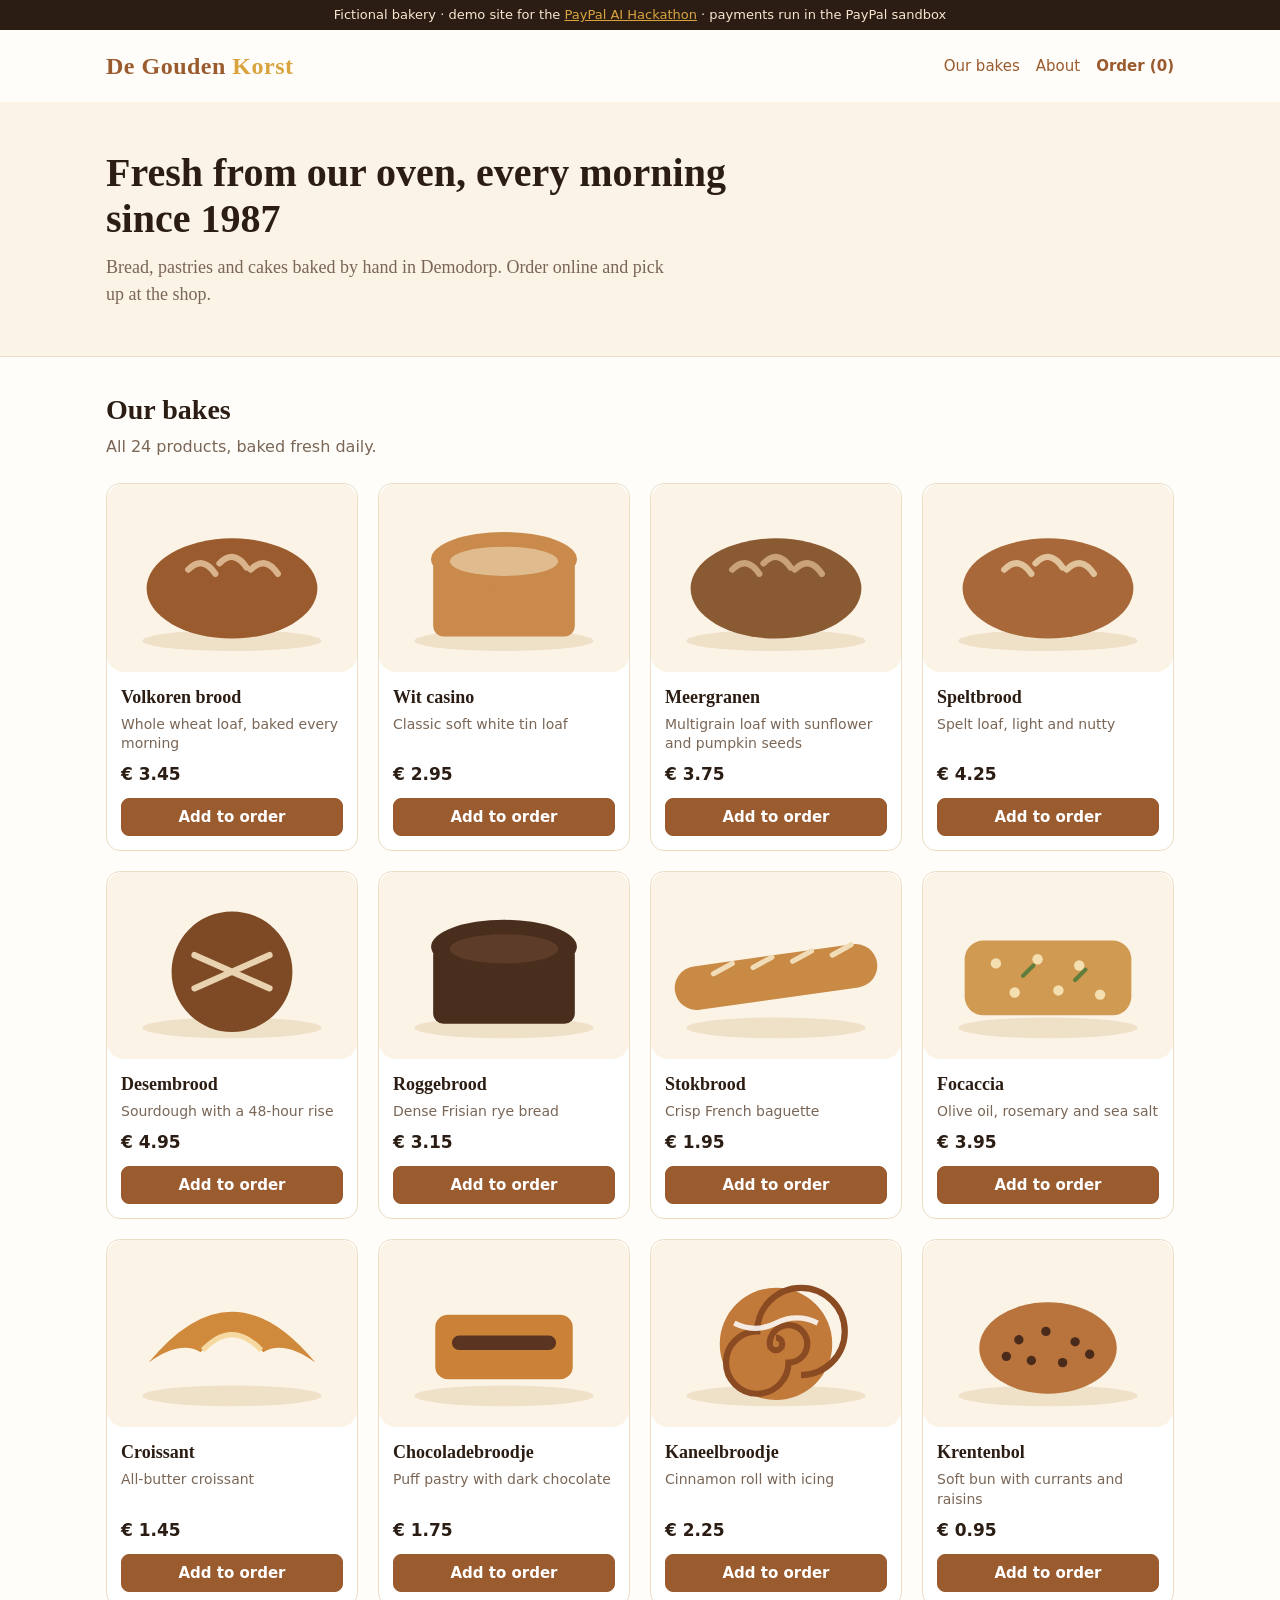
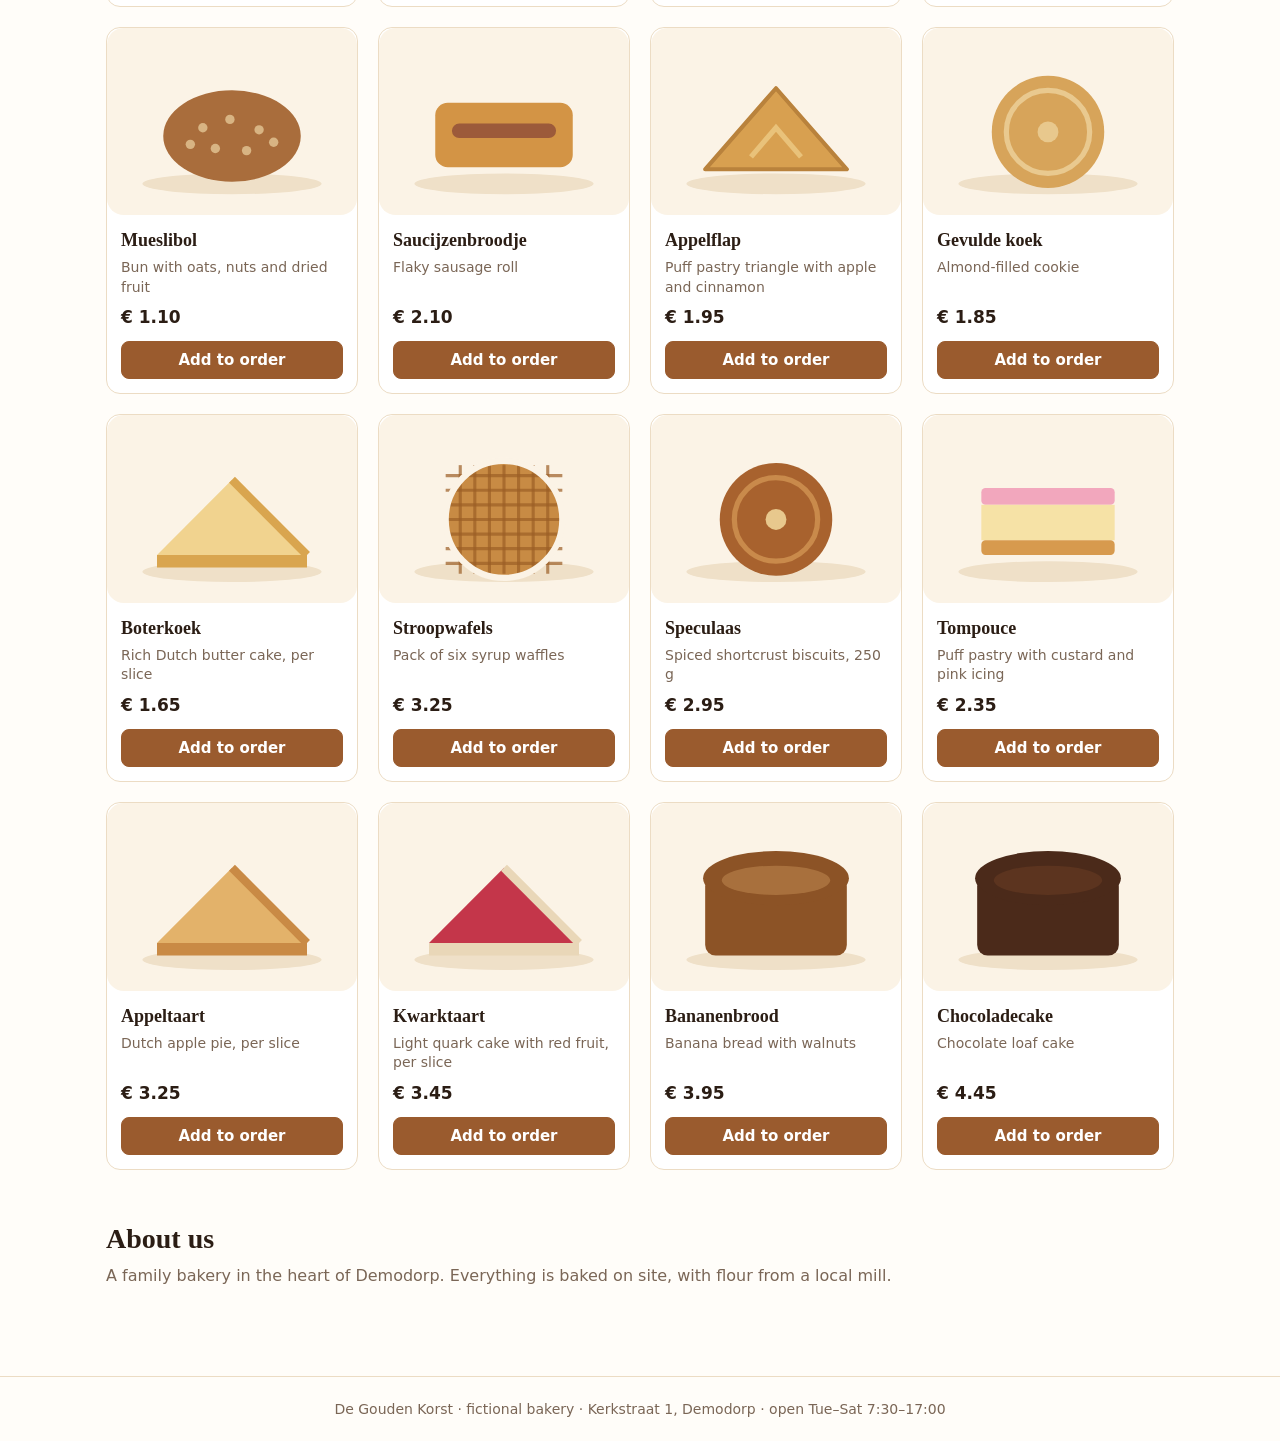
<file: index.html>
<!doctype html>
<html lang="en">
<head>
<meta charset="utf-8">
<meta name="viewport" content="width=device-width, initial-scale=1">
<title>De Gouden Korst – artisan bakery</title>
<link rel="stylesheet" href="css/style.css">
</head>
<body>
<div class="demo-notice">Fictional bakery &middot; demo site for the <a href="https://paypalaihackathon.devpost.com/">PayPal AI Hackathon</a> &middot; payments run in the PayPal sandbox</div>
<header class="site">
  <a class="logo" href="index.html">De Gouden <span>Korst</span></a>
  <nav><a href="#assortiment">Our bakes</a><a href="#about">About</a><a class="cart-link" href="checkout.html">Order (<span id="cart-count">0</span>)</a></nav>
</header>
<section class="hero"><div class="hero-inner">
  <h1>Fresh from our oven, every morning since 1987</h1>
  <p>Bread, pastries and cakes baked by hand in Demodorp. Order online and pick up at the shop.</p>
</div></section>
<main>
  <section id="assortiment">
    <h2>Our bakes</h2>
    <p class="lead">All 24 products, baked fresh daily.</p>
    <div class="grid">
    <article class="product" data-slug="volkoren" data-name="Volkoren brood" data-price="3.45">
      <img src="img/volkoren.svg" alt="Volkoren brood: Whole wheat loaf, baked every morning" width="240" height="180" loading="lazy">
      <div class="body">
        <h3>Volkoren brood</h3>
        <p>Whole wheat loaf, baked every morning</p>
        <div class="price">&euro; 3.45</div>
        <button type="button" data-add="volkoren">Add to order</button>
      </div>
    </article>
    <article class="product" data-slug="wit-casino" data-name="Wit casino" data-price="2.95">
      <img src="img/wit-casino.svg" alt="Wit casino: Classic soft white tin loaf" width="240" height="180" loading="lazy">
      <div class="body">
        <h3>Wit casino</h3>
        <p>Classic soft white tin loaf</p>
        <div class="price">&euro; 2.95</div>
        <button type="button" data-add="wit-casino">Add to order</button>
      </div>
    </article>
    <article class="product" data-slug="meergranen" data-name="Meergranen" data-price="3.75">
      <img src="img/meergranen.svg" alt="Meergranen: Multigrain loaf with sunflower and pumpkin seeds" width="240" height="180" loading="lazy">
      <div class="body">
        <h3>Meergranen</h3>
        <p>Multigrain loaf with sunflower and pumpkin seeds</p>
        <div class="price">&euro; 3.75</div>
        <button type="button" data-add="meergranen">Add to order</button>
      </div>
    </article>
    <article class="product" data-slug="spelt" data-name="Speltbrood" data-price="4.25">
      <img src="img/spelt.svg" alt="Speltbrood: Spelt loaf, light and nutty" width="240" height="180" loading="lazy">
      <div class="body">
        <h3>Speltbrood</h3>
        <p>Spelt loaf, light and nutty</p>
        <div class="price">&euro; 4.25</div>
        <button type="button" data-add="spelt">Add to order</button>
      </div>
    </article>
    <article class="product" data-slug="desem" data-name="Desembrood" data-price="4.95">
      <img src="img/desem.svg" alt="Desembrood: Sourdough with a 48-hour rise" width="240" height="180" loading="lazy">
      <div class="body">
        <h3>Desembrood</h3>
        <p>Sourdough with a 48-hour rise</p>
        <div class="price">&euro; 4.95</div>
        <button type="button" data-add="desem">Add to order</button>
      </div>
    </article>
    <article class="product" data-slug="rogge" data-name="Roggebrood" data-price="3.15">
      <img src="img/rogge.svg" alt="Roggebrood: Dense Frisian rye bread" width="240" height="180" loading="lazy">
      <div class="body">
        <h3>Roggebrood</h3>
        <p>Dense Frisian rye bread</p>
        <div class="price">&euro; 3.15</div>
        <button type="button" data-add="rogge">Add to order</button>
      </div>
    </article>
    <article class="product" data-slug="stokbrood" data-name="Stokbrood" data-price="1.95">
      <img src="img/stokbrood.svg" alt="Stokbrood: Crisp French baguette" width="240" height="180" loading="lazy">
      <div class="body">
        <h3>Stokbrood</h3>
        <p>Crisp French baguette</p>
        <div class="price">&euro; 1.95</div>
        <button type="button" data-add="stokbrood">Add to order</button>
      </div>
    </article>
    <article class="product" data-slug="focaccia" data-name="Focaccia" data-price="3.95">
      <img src="img/focaccia.svg" alt="Focaccia: Olive oil, rosemary and sea salt" width="240" height="180" loading="lazy">
      <div class="body">
        <h3>Focaccia</h3>
        <p>Olive oil, rosemary and sea salt</p>
        <div class="price">&euro; 3.95</div>
        <button type="button" data-add="focaccia">Add to order</button>
      </div>
    </article>
    <article class="product" data-slug="croissant" data-name="Croissant" data-price="1.45">
      <img src="img/croissant.svg" alt="Croissant: All-butter croissant" width="240" height="180" loading="lazy">
      <div class="body">
        <h3>Croissant</h3>
        <p>All-butter croissant</p>
        <div class="price">&euro; 1.45</div>
        <button type="button" data-add="croissant">Add to order</button>
      </div>
    </article>
    <article class="product" data-slug="chocoladebroodje" data-name="Chocoladebroodje" data-price="1.75">
      <img src="img/chocoladebroodje.svg" alt="Chocoladebroodje: Puff pastry with dark chocolate" width="240" height="180" loading="lazy">
      <div class="body">
        <h3>Chocoladebroodje</h3>
        <p>Puff pastry with dark chocolate</p>
        <div class="price">&euro; 1.75</div>
        <button type="button" data-add="chocoladebroodje">Add to order</button>
      </div>
    </article>
    <article class="product" data-slug="kaneelbroodje" data-name="Kaneelbroodje" data-price="2.25">
      <img src="img/kaneelbroodje.svg" alt="Kaneelbroodje: Cinnamon roll with icing" width="240" height="180" loading="lazy">
      <div class="body">
        <h3>Kaneelbroodje</h3>
        <p>Cinnamon roll with icing</p>
        <div class="price">&euro; 2.25</div>
        <button type="button" data-add="kaneelbroodje">Add to order</button>
      </div>
    </article>
    <article class="product" data-slug="krentenbol" data-name="Krentenbol" data-price="0.95">
      <img src="img/krentenbol.svg" alt="Krentenbol: Soft bun with currants and raisins" width="240" height="180" loading="lazy">
      <div class="body">
        <h3>Krentenbol</h3>
        <p>Soft bun with currants and raisins</p>
        <div class="price">&euro; 0.95</div>
        <button type="button" data-add="krentenbol">Add to order</button>
      </div>
    </article>
    <article class="product" data-slug="muesli-bol" data-name="Mueslibol" data-price="1.10">
      <img src="img/muesli-bol.svg" alt="Mueslibol: Bun with oats, nuts and dried fruit" width="240" height="180" loading="lazy">
      <div class="body">
        <h3>Mueslibol</h3>
        <p>Bun with oats, nuts and dried fruit</p>
        <div class="price">&euro; 1.10</div>
        <button type="button" data-add="muesli-bol">Add to order</button>
      </div>
    </article>
    <article class="product" data-slug="saucijzenbroodje" data-name="Saucijzenbroodje" data-price="2.10">
      <img src="img/saucijzenbroodje.svg" alt="Saucijzenbroodje: Flaky sausage roll" width="240" height="180" loading="lazy">
      <div class="body">
        <h3>Saucijzenbroodje</h3>
        <p>Flaky sausage roll</p>
        <div class="price">&euro; 2.10</div>
        <button type="button" data-add="saucijzenbroodje">Add to order</button>
      </div>
    </article>
    <article class="product" data-slug="appelflap" data-name="Appelflap" data-price="1.95">
      <img src="img/appelflap.svg" alt="Appelflap: Puff pastry triangle with apple and cinnamon" width="240" height="180" loading="lazy">
      <div class="body">
        <h3>Appelflap</h3>
        <p>Puff pastry triangle with apple and cinnamon</p>
        <div class="price">&euro; 1.95</div>
        <button type="button" data-add="appelflap">Add to order</button>
      </div>
    </article>
    <article class="product" data-slug="gevulde-koek" data-name="Gevulde koek" data-price="1.85">
      <img src="img/gevulde-koek.svg" alt="Gevulde koek: Almond-filled cookie" width="240" height="180" loading="lazy">
      <div class="body">
        <h3>Gevulde koek</h3>
        <p>Almond-filled cookie</p>
        <div class="price">&euro; 1.85</div>
        <button type="button" data-add="gevulde-koek">Add to order</button>
      </div>
    </article>
    <article class="product" data-slug="boterkoek" data-name="Boterkoek" data-price="1.65">
      <img src="img/boterkoek.svg" alt="Boterkoek: Rich Dutch butter cake, per slice" width="240" height="180" loading="lazy">
      <div class="body">
        <h3>Boterkoek</h3>
        <p>Rich Dutch butter cake, per slice</p>
        <div class="price">&euro; 1.65</div>
        <button type="button" data-add="boterkoek">Add to order</button>
      </div>
    </article>
    <article class="product" data-slug="stroopwafel" data-name="Stroopwafels" data-price="3.25">
      <img src="img/stroopwafel.svg" alt="Stroopwafels: Pack of six syrup waffles" width="240" height="180" loading="lazy">
      <div class="body">
        <h3>Stroopwafels</h3>
        <p>Pack of six syrup waffles</p>
        <div class="price">&euro; 3.25</div>
        <button type="button" data-add="stroopwafel">Add to order</button>
      </div>
    </article>
    <article class="product" data-slug="speculaas" data-name="Speculaas" data-price="2.95">
      <img src="img/speculaas.svg" alt="Speculaas: Spiced shortcrust biscuits, 250 g" width="240" height="180" loading="lazy">
      <div class="body">
        <h3>Speculaas</h3>
        <p>Spiced shortcrust biscuits, 250 g</p>
        <div class="price">&euro; 2.95</div>
        <button type="button" data-add="speculaas">Add to order</button>
      </div>
    </article>
    <article class="product" data-slug="tompouce" data-name="Tompouce" data-price="2.35">
      <img src="img/tompouce.svg" alt="Tompouce: Puff pastry with custard and pink icing" width="240" height="180" loading="lazy">
      <div class="body">
        <h3>Tompouce</h3>
        <p>Puff pastry with custard and pink icing</p>
        <div class="price">&euro; 2.35</div>
        <button type="button" data-add="tompouce">Add to order</button>
      </div>
    </article>
    <article class="product" data-slug="appeltaart" data-name="Appeltaart" data-price="3.25">
      <img src="img/appeltaart.svg" alt="Appeltaart: Dutch apple pie, per slice" width="240" height="180" loading="lazy">
      <div class="body">
        <h3>Appeltaart</h3>
        <p>Dutch apple pie, per slice</p>
        <div class="price">&euro; 3.25</div>
        <button type="button" data-add="appeltaart">Add to order</button>
      </div>
    </article>
    <article class="product" data-slug="kwarktaart" data-name="Kwarktaart" data-price="3.45">
      <img src="img/kwarktaart.svg" alt="Kwarktaart: Light quark cake with red fruit, per slice" width="240" height="180" loading="lazy">
      <div class="body">
        <h3>Kwarktaart</h3>
        <p>Light quark cake with red fruit, per slice</p>
        <div class="price">&euro; 3.45</div>
        <button type="button" data-add="kwarktaart">Add to order</button>
      </div>
    </article>
    <article class="product" data-slug="bananenbrood" data-name="Bananenbrood" data-price="3.95">
      <img src="img/bananenbrood.svg" alt="Bananenbrood: Banana bread with walnuts" width="240" height="180" loading="lazy">
      <div class="body">
        <h3>Bananenbrood</h3>
        <p>Banana bread with walnuts</p>
        <div class="price">&euro; 3.95</div>
        <button type="button" data-add="bananenbrood">Add to order</button>
      </div>
    </article>
    <article class="product" data-slug="chocolade-cake" data-name="Chocoladecake" data-price="4.45">
      <img src="img/chocolade-cake.svg" alt="Chocoladecake: Chocolate loaf cake" width="240" height="180" loading="lazy">
      <div class="body">
        <h3>Chocoladecake</h3>
        <p>Chocolate loaf cake</p>
        <div class="price">&euro; 4.45</div>
        <button type="button" data-add="chocolade-cake">Add to order</button>
      </div>
    </article>
    </div>
  </section>
  <section id="about" style="margin-top:48px">
    <h2>About us</h2>
    <p class="lead">A family bakery in the heart of Demodorp. Everything is baked on site, with flour from a local mill.</p>
  </section>
</main>
<script src="js/cart.js"></script>

<footer>De Gouden Korst &middot; fictional bakery &middot; Kerkstraat 1, Demodorp &middot; open Tue&ndash;Sat 7:30&ndash;17:00</footer>
</body>
</html>
</file>
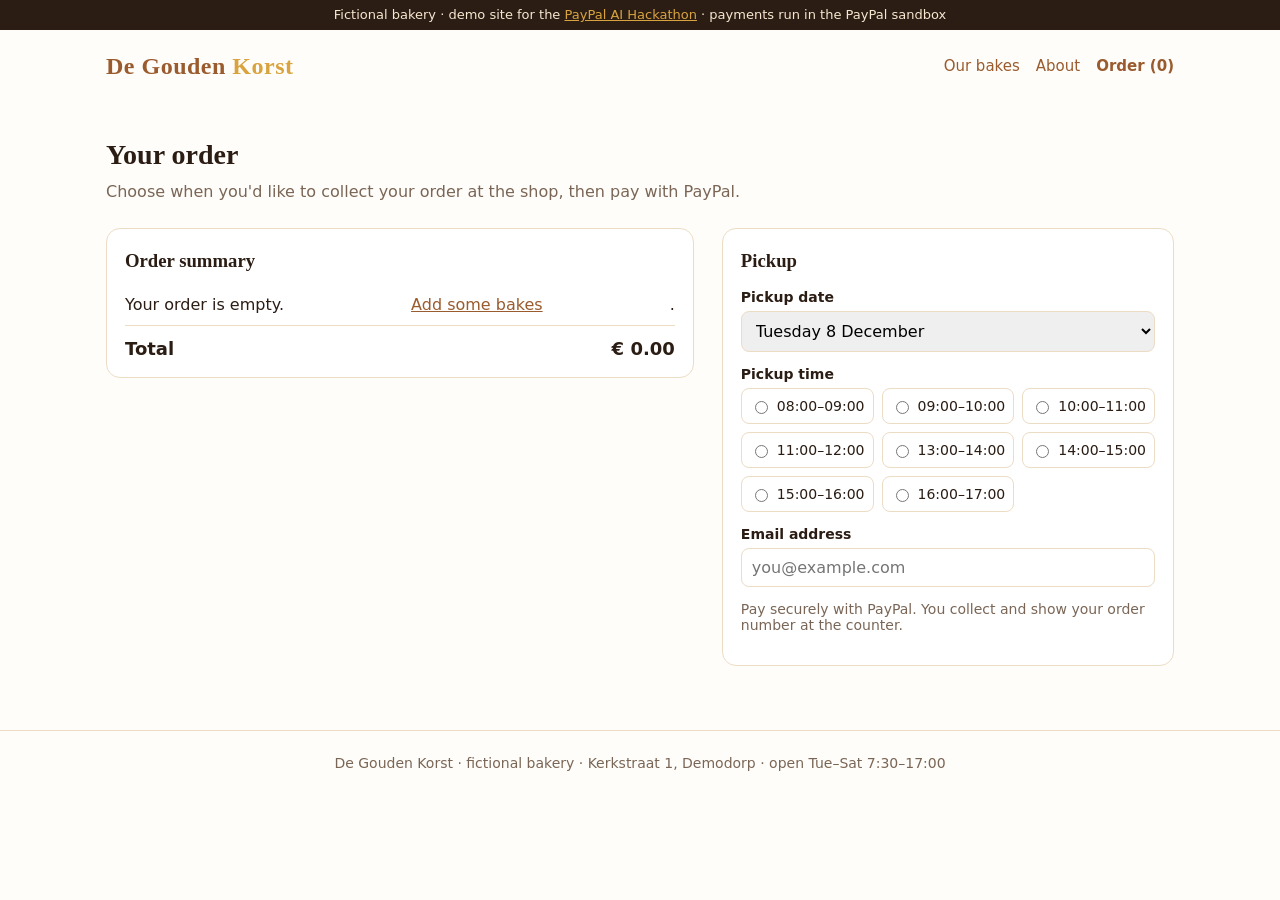
<file: checkout.html>
<!doctype html>
<html lang="en">
<head>
<meta charset="utf-8">
<meta name="viewport" content="width=device-width, initial-scale=1">
<title>Checkout – De Gouden Korst</title>
<link rel="stylesheet" href="css/style.css">
</head>
<body>
<div class="demo-notice">Fictional bakery &middot; demo site for the <a href="https://paypalaihackathon.devpost.com/">PayPal AI Hackathon</a> &middot; payments run in the PayPal sandbox</div>
<header class="site">
  <a class="logo" href="index.html">De Gouden <span>Korst</span></a>
  <nav><a href="#assortiment">Our bakes</a><a href="#about">About</a><a class="cart-link" href="checkout.html">Order (<span id="cart-count">0</span>)</a></nav>
</header>
<main>
  <h2>Your order</h2>
  <p class="lead">Choose when you'd like to collect your order at the shop, then pay with PayPal.</p>
  <div class="checkout">
    <section class="panel">
      <h3>Order summary</h3>
      <ul class="lines" id="lines"><li>Your order is empty. <a href="index.html#assortiment">Add some bakes</a>.</li></ul>
      <div class="total"><span>Total</span><span id="total">&euro; 0.00</span></div>
    </section>
    <section class="panel" id="pay-panel">
      <h3>Pickup</h3>
      <label for="pickup-date">Pickup date</label>
      <select id="pickup-date"></select>
      <label>Pickup time</label>
      <div class="slots" id="slots">
        <label><input type="radio" name="slot" value="08:00–09:00" required> 08:00–09:00</label>
        <label><input type="radio" name="slot" value="09:00–10:00" required> 09:00–10:00</label>
        <label><input type="radio" name="slot" value="10:00–11:00" required> 10:00–11:00</label>
        <label><input type="radio" name="slot" value="11:00–12:00" required> 11:00–12:00</label>
        <label><input type="radio" name="slot" value="13:00–14:00" required> 13:00–14:00</label>
        <label><input type="radio" name="slot" value="14:00–15:00" required> 14:00–15:00</label>
        <label><input type="radio" name="slot" value="15:00–16:00" required> 15:00–16:00</label>
        <label><input type="radio" name="slot" value="16:00–17:00" required> 16:00–17:00</label>
      </div>
      <label for="email">Email address</label>
      <input id="email" type="email" placeholder="you@example.com" autocomplete="email">
      <p class="note">Pay securely with PayPal. You collect and show your order number at the counter.</p>
      <div id="paypal-buttons"></div>
    </section>
  </div>
</main>
<script src="js/cart.js"></script>
<script src="https://www.paypal.com/sdk/js?client-id=BAA4q4fot5pS6JHV-30hykpjcs9SHkDGZlJkyLp5bNdk_4SlNexWKFtKIzzDAOdUTii4fz7z65Gc24y2CQ&currency=EUR&intent=capture"></script>
<script>
const PRODUCTS = {
  "volkoren": { name: "Volkoren brood", price: 3.45 },
  "wit-casino": { name: "Wit casino", price: 2.95 },
  "meergranen": { name: "Meergranen", price: 3.75 },
  "spelt": { name: "Speltbrood", price: 4.25 },
  "desem": { name: "Desembrood", price: 4.95 },
  "rogge": { name: "Roggebrood", price: 3.15 },
  "stokbrood": { name: "Stokbrood", price: 1.95 },
  "focaccia": { name: "Focaccia", price: 3.95 },
  "croissant": { name: "Croissant", price: 1.45 },
  "chocoladebroodje": { name: "Chocoladebroodje", price: 1.75 },
  "kaneelbroodje": { name: "Kaneelbroodje", price: 2.25 },
  "krentenbol": { name: "Krentenbol", price: 0.95 },
  "muesli-bol": { name: "Mueslibol", price: 1.10 },
  "saucijzenbroodje": { name: "Saucijzenbroodje", price: 2.10 },
  "appelflap": { name: "Appelflap", price: 1.95 },
  "gevulde-koek": { name: "Gevulde koek", price: 1.85 },
  "boterkoek": { name: "Boterkoek", price: 1.65 },
  "stroopwafel": { name: "Stroopwafels", price: 3.25 },
  "speculaas": { name: "Speculaas", price: 2.95 },
  "tompouce": { name: "Tompouce", price: 2.35 },
  "appeltaart": { name: "Appeltaart", price: 3.25 },
  "kwarktaart": { name: "Kwarktaart", price: 3.45 },
  "bananenbrood": { name: "Bananenbrood", price: 3.95 },
  "chocolade-cake": { name: "Chocoladecake", price: 4.45 }
};
const cart = readCart();
const entries = Object.entries(cart).filter(([slug]) => PRODUCTS[slug]);
const total = entries.reduce((n, [slug, q]) => n + PRODUCTS[slug].price * q, 0);
if (entries.length) {
  document.getElementById("lines").innerHTML = entries
    .map(([slug, q]) => `<li><span>${q} × ${PRODUCTS[slug].name}</span><span>€ ${(PRODUCTS[slug].price * q).toFixed(2)}</span></li>`)
    .join("");
}
document.getElementById("total").textContent = "€ " + total.toFixed(2);

// Pickup on the next six opening days (Tuesday to Saturday).
const dateSelect = document.getElementById("pickup-date");
for (let d = new Date(), added = 0; added < 6; ) {
  d.setDate(d.getDate() + 1);
  if (d.getDay() === 0 || d.getDay() === 1) continue;
  const opt = document.createElement("option");
  opt.value = d.toISOString().slice(0, 10);
  opt.textContent = d.toLocaleDateString("en-GB", { weekday: "long", day: "numeric", month: "long" });
  dateSelect.appendChild(opt);
  added++;
}

function pickupSlot() {
  const slot = document.querySelector('input[name="slot"]:checked');
  return slot ? `${dateSelect.value} ${slot.value}` : null;
}

paypal.Buttons({
  onClick(data, actions) {
    if (!entries.length) { alert("Your order is empty."); return actions.reject(); }
    if (!pickupSlot()) { alert("Please choose a pickup time."); return actions.reject(); }
    return actions.resolve();
  },
  createOrder(data, actions) {
    return actions.order.create({
      purchase_units: [{
        description: "De Gouden Korst – pickup " + pickupSlot(),
        custom_id: pickupSlot(),
        amount: { currency_code: "EUR", value: total.toFixed(2) },
      }],
      application_context: { shipping_preference: "NO_SHIPPING" },
    });
  },
  async onApprove(data, actions) {
    const order = await actions.order.capture();
    writeCart({});
    document.getElementById("pay-panel").innerHTML =
      `<div class="success"><h3>Thank you!</h3><p>Order <strong>${order.id}</strong> is paid.</p><p>Pick it up on <strong>${pickupSlot() || order.purchase_units[0].custom_id}</strong> at the shop.</p></div>`;
  },
}).render("#paypal-buttons");
</script>
<footer>De Gouden Korst &middot; fictional bakery &middot; Kerkstraat 1, Demodorp &middot; open Tue&ndash;Sat 7:30&ndash;17:00</footer>
</body>
</html>
</file>
<file: css/style.css>
:root {
  --cream: #fbf3e6; --crust: #9a5b2e; --ink: #2b1d14; --muted: #7a6656; --gold: #d9a43f; --line: #ecdcc4;
}
* { box-sizing: border-box; }
body { margin: 0; font: 16px/1.5 Georgia, "Times New Roman", serif; color: var(--ink); background: #fffdf9; }
a { color: var(--crust); }
.demo-notice { background: var(--ink); color: #f6e7cf; text-align: center; font: 13px/1.4 system-ui, sans-serif; padding: 6px 12px; }
.demo-notice a { color: var(--gold); }
header.site { display: flex; justify-content: space-between; align-items: center; gap: 16px; max-width: 1100px; margin: 0 auto; padding: 18px 16px; }
.logo { font-size: 24px; font-weight: bold; letter-spacing: .5px; color: var(--crust); text-decoration: none; }
.logo span { color: var(--gold); }
nav a { margin-left: 16px; text-decoration: none; font-family: system-ui, sans-serif; font-size: 15px; }
.hero { background: var(--cream); border-bottom: 1px solid var(--line); }
.hero-inner { max-width: 1100px; margin: 0 auto; padding: 48px 16px; }
.hero h1 { font-size: 40px; line-height: 1.15; margin: 0 0 12px; max-width: 640px; }
.hero p { font-size: 18px; color: var(--muted); max-width: 560px; margin: 0; }
main { max-width: 1100px; margin: 0 auto; padding: 32px 16px 64px; }
h2 { font-size: 28px; margin: 0 0 4px; }
.lead { color: var(--muted); margin: 0 0 24px; font-family: system-ui, sans-serif; }
.grid { display: grid; grid-template-columns: repeat(auto-fill, minmax(220px, 1fr)); gap: 20px; }
.product { border: 1px solid var(--line); border-radius: 14px; overflow: hidden; background: #fff; display: flex; flex-direction: column; }
.product img { width: 100%; height: auto; display: block; aspect-ratio: 4 / 3; }
.product .body { padding: 12px 14px 14px; display: flex; flex-direction: column; gap: 4px; flex: 1; }
.product h3 { margin: 0; font-size: 18px; }
.product p { margin: 0; color: var(--muted); font: 14px/1.4 system-ui, sans-serif; flex: 1; }
.price { font: 600 17px system-ui, sans-serif; color: var(--ink); margin-top: 6px; }
footer { border-top: 1px solid var(--line); color: var(--muted); font: 14px system-ui, sans-serif; text-align: center; padding: 24px 16px; }
@media (max-width: 600px) {
  header.site { flex-direction: column; align-items: flex-start; gap: 6px; }
  nav a { margin: 0 14px 0 0; }
  .hero-inner { padding: 32px 16px; }
  .hero h1 { font-size: 30px; }
  .grid { grid-template-columns: repeat(2, minmax(0, 1fr)); gap: 12px; }
  .product h3 { font-size: 16px; }
}

.product button, .btn { margin-top: 10px; font: 600 15px system-ui, sans-serif; padding: 9px 12px; border-radius: 8px; border: 1px solid var(--crust); background: var(--crust); color: #fff; cursor: pointer; }
.product button:active { transform: translateY(1px); }
.cart-link { font: 600 15px system-ui, sans-serif; }
.checkout { display: grid; grid-template-columns: 1.3fr 1fr; gap: 28px; align-items: start; }
.panel { border: 1px solid var(--line); border-radius: 14px; padding: 18px; background: #fff; }
.panel h3 { margin: 0 0 10px; }
.lines { list-style: none; padding: 0; margin: 0; font-family: system-ui, sans-serif; }
.lines li { display: flex; justify-content: space-between; gap: 12px; padding: 8px 0; border-bottom: 1px solid var(--line); }
.total { display: flex; justify-content: space-between; font: 700 18px system-ui, sans-serif; margin-top: 12px; }
label { display: block; font: 600 14px system-ui, sans-serif; margin: 14px 0 6px; }
select, input { width: 100%; font: 16px system-ui, sans-serif; padding: 9px 10px; border: 1px solid var(--line); border-radius: 8px; }
.slots { display: grid; grid-template-columns: repeat(3, 1fr); gap: 8px; }
.slots label { margin: 0; display: flex; align-items: center; justify-content: center; gap: 6px; border: 1px solid var(--line); border-radius: 8px; padding: 9px 6px; font-weight: 500; cursor: pointer; }
.slots input { width: auto; }
.note { font: 14px system-ui, sans-serif; color: var(--muted); }
.success { background: #eaf6ec; border: 1px solid #b9dfc0; border-radius: 12px; padding: 16px; font-family: system-ui, sans-serif; }
@media (max-width: 760px) { .checkout { grid-template-columns: 1fr; } .slots { grid-template-columns: repeat(2, 1fr); } }
</file>
